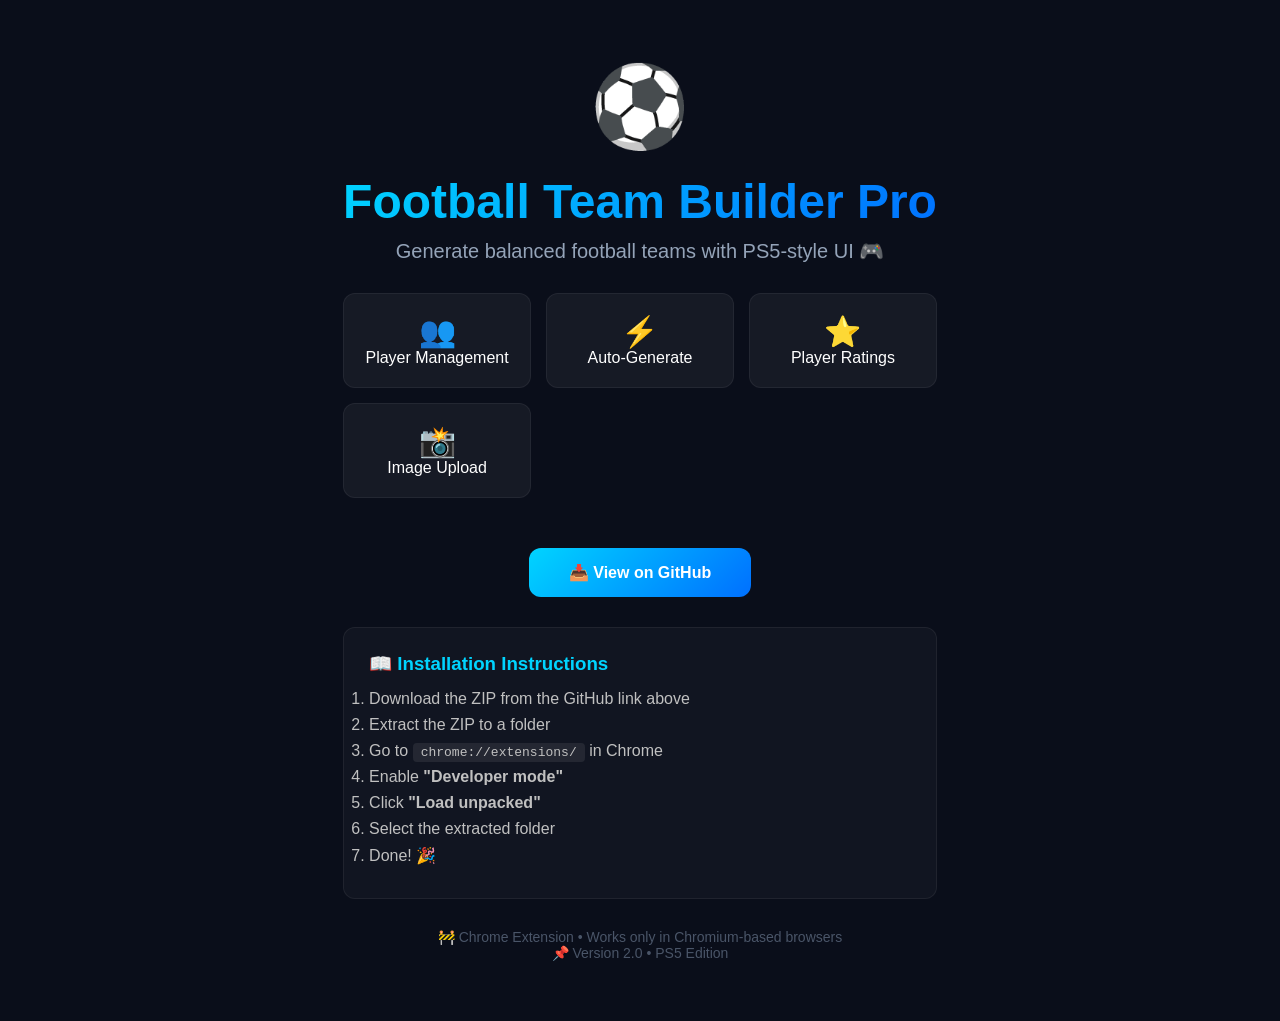
<file: index.html>
<!DOCTYPE html>
<html lang="en">
<head>
    <meta charset="UTF-8">
    <meta name="viewport" content="width=device-width, initial-scale=1.0">
    <title>Football Team Builder Pro</title>
    <style>
        * { margin: 0; padding: 0; box-sizing: border-box; }
        body {
            font-family: 'Segoe UI', Arial, sans-serif;
            background: #0a0e1a;
            color: white;
            text-align: center;
            min-height: 100vh;
            display: flex;
            align-items: center;
            justify-content: center;
            padding: 20px;
        }
        .container {
            max-width: 800px;
            padding: 40px;
        }
        .logo {
            font-size: 80px;
            margin-bottom: 20px;
        }
        h1 {
            font-size: 48px;
            background: linear-gradient(135deg, #00d4ff, #0070ff);
            -webkit-background-clip: text;
            -webkit-text-fill-color: transparent;
            margin-bottom: 10px;
        }
        .subtitle {
            font-size: 20px;
            color: #94a3b8;
            margin-bottom: 30px;
        }
        .features {
            display: grid;
            grid-template-columns: repeat(auto-fit, minmax(150px, 1fr));
            gap: 15px;
            margin: 30px 0;
        }
        .feature {
            background: rgba(255,255,255,0.05);
            padding: 20px;
            border-radius: 12px;
            border: 1px solid rgba(255,255,255,0.06);
        }
        .feature .icon { font-size: 30px; }
        .download-btn {
            display: inline-block;
            padding: 15px 40px;
            background: linear-gradient(135deg, #00d4ff, #0070ff);
            color: white;
            text-decoration: none;
            border-radius: 12px;
            font-weight: bold;
            margin-top: 20px;
            transition: 0.3s;
        }
        .download-btn:hover {
            transform: translateY(-2px);
            box-shadow: 0 10px 30px rgba(0, 212, 255, 0.3);
        }
        .instructions {
            background: rgba(255,255,255,0.03);
            border-radius: 12px;
            padding: 25px;
            margin-top: 30px;
            text-align: left;
            border: 1px solid rgba(255,255,255,0.06);
        }
        .instructions h3 { color: #00d4ff; margin-bottom: 15px; }
        .instructions code {
            background: rgba(255,255,255,0.08);
            padding: 2px 8px;
            border-radius: 4px;
            font-size: 13px;
        }
        .instructions li { margin: 8px 0; color: #c0c0c0; }
        .footer { margin-top: 30px; color: #4a5568; font-size: 14px; }
    </style>
</head>
<body>
    <div class="container">
        <div class="logo">⚽</div>
        <h1>Football Team Builder Pro</h1>
        <p class="subtitle">Generate balanced football teams with PS5-style UI 🎮</p>
        
        <div class="features">
            <div class="feature"><div class="icon">👥</div><div>Player Management</div></div>
            <div class="feature"><div class="icon">⚡</div><div>Auto-Generate</div></div>
            <div class="feature"><div class="icon">⭐</div><div>Player Ratings</div></div>
            <div class="feature"><div class="icon">📸</div><div>Image Upload</div></div>
        </div>

        <a href="https://github.com/sayanpatracoder/football_team_generator" class="download-btn">📥 View on GitHub</a>

        <div class="instructions">
            <h3>📖 Installation Instructions</h3>
            <ol>
                <li>Download the ZIP from the GitHub link above</li>
                <li>Extract the ZIP to a folder</li>
                <li>Go to <code>chrome://extensions/</code> in Chrome</li>
                <li>Enable <strong>"Developer mode"</strong></li>
                <li>Click <strong>"Load unpacked"</strong></li>
                <li>Select the extracted folder</li>
                <li>Done! 🎉</li>
            </ol>
        </div>

        <div class="footer">
            <p>🚧 Chrome Extension • Works only in Chromium-based browsers</p>
            <p>📌 Version 2.0 • PS5 Edition</p>
        </div>
    </div>
</body>
</html>
</file>
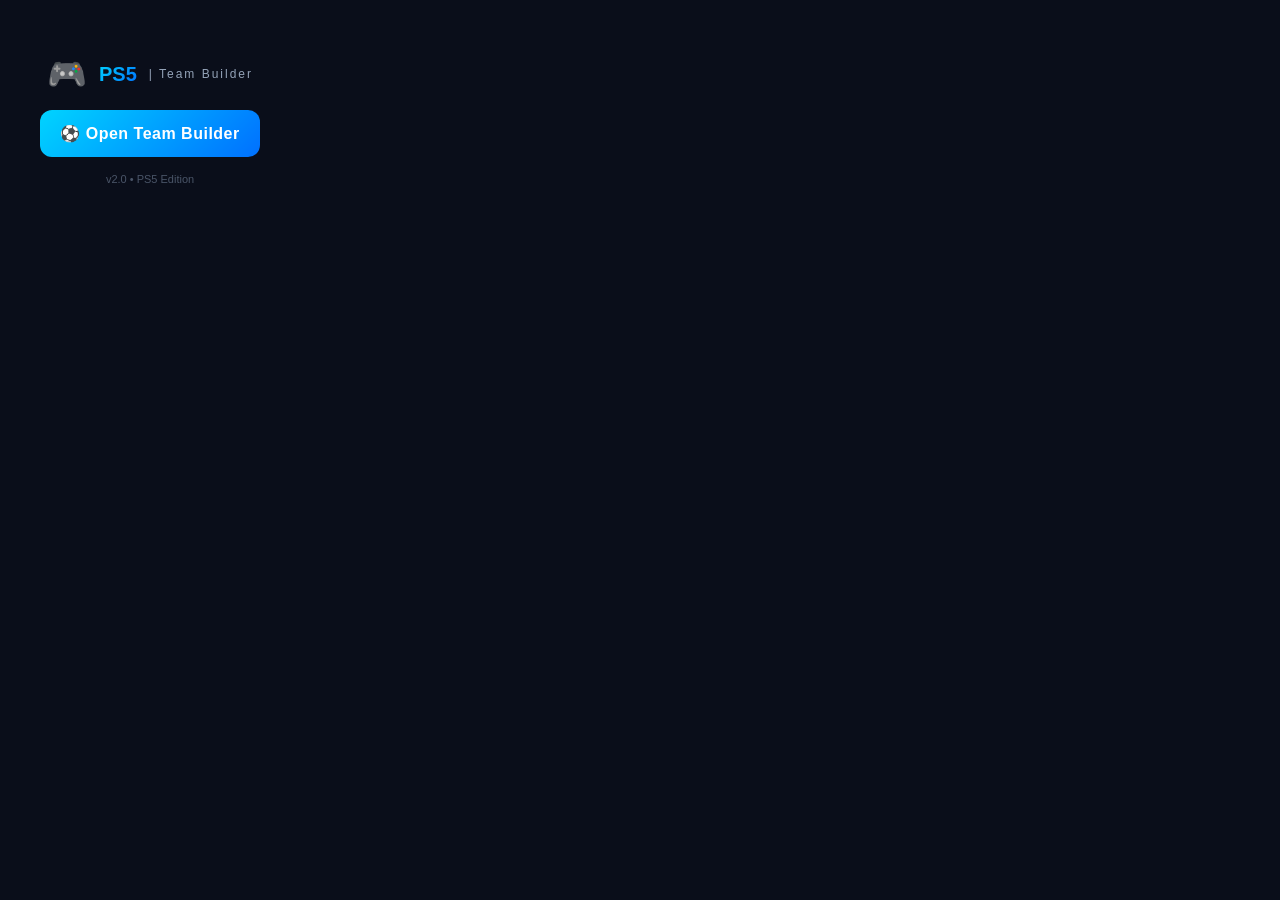
<file: popup.html>
<!DOCTYPE html>
<html>

<head>
    <meta charset="UTF-8">
    <title>Football Team Builder</title>
    <style>
        body {
            width: 260px;
            height: 200px;
            margin: 0;
            display: flex;
            flex-direction: column;
            justify-content: center;
            align-items: center;
            background: #0a0e1a;
            font-family: 'Segoe UI', Arial, sans-serif;
            gap: 12px;
            padding: 20px;
        }
        
        .logo {
            display: flex;
            align-items: center;
            gap: 12px;
            margin-bottom: 5px;
        }
        
        .logo .ps-icon {
            font-size: 32px;
        }
        
        .logo .ps-text {
            font-family: 'Orbitron', 'Segoe UI', sans-serif;
            font-weight: 900;
            font-size: 20px;
            background: linear-gradient(135deg, #00d4ff, #0070ff);
            -webkit-background-clip: text;
            -webkit-text-fill-color: transparent;
        }
        
        .logo .sub-text {
            color: #94a3b8;
            font-size: 12px;
            font-weight: 300;
            letter-spacing: 2px;
        }
        
        button {
            width: 220px;
            padding: 14px;
            font-size: 16px;
            border: none;
            border-radius: 12px;
            cursor: pointer;
            background: linear-gradient(135deg, #00d4ff, #0070ff);
            color: #ffffff;
            font-weight: 700;
            transition: all 0.3s ease;
            font-family: 'Segoe UI', Arial, sans-serif;
            letter-spacing: 0.5px;
        }
        
        button:hover {
            transform: scale(1.02);
            box-shadow: 0 10px 30px rgba(0, 212, 255, 0.3);
        }
        
        .version {
            font-size: 11px;
            color: #4a5568;
            margin-top: 4px;
        }
    </style>
</head>

<body>
    <div class="logo">
        <span class="ps-icon">🎮</span>
        <span class="ps-text">PS5</span>
        <span class="sub-text">| Team Builder</span>
    </div>
    <button id="openDashboard">⚽ Open Team Builder</button>
    <div class="version">v2.0 • PS5 Edition</div>
    <script src="js/popup.js"></script>
</body>

</html>
</file>
